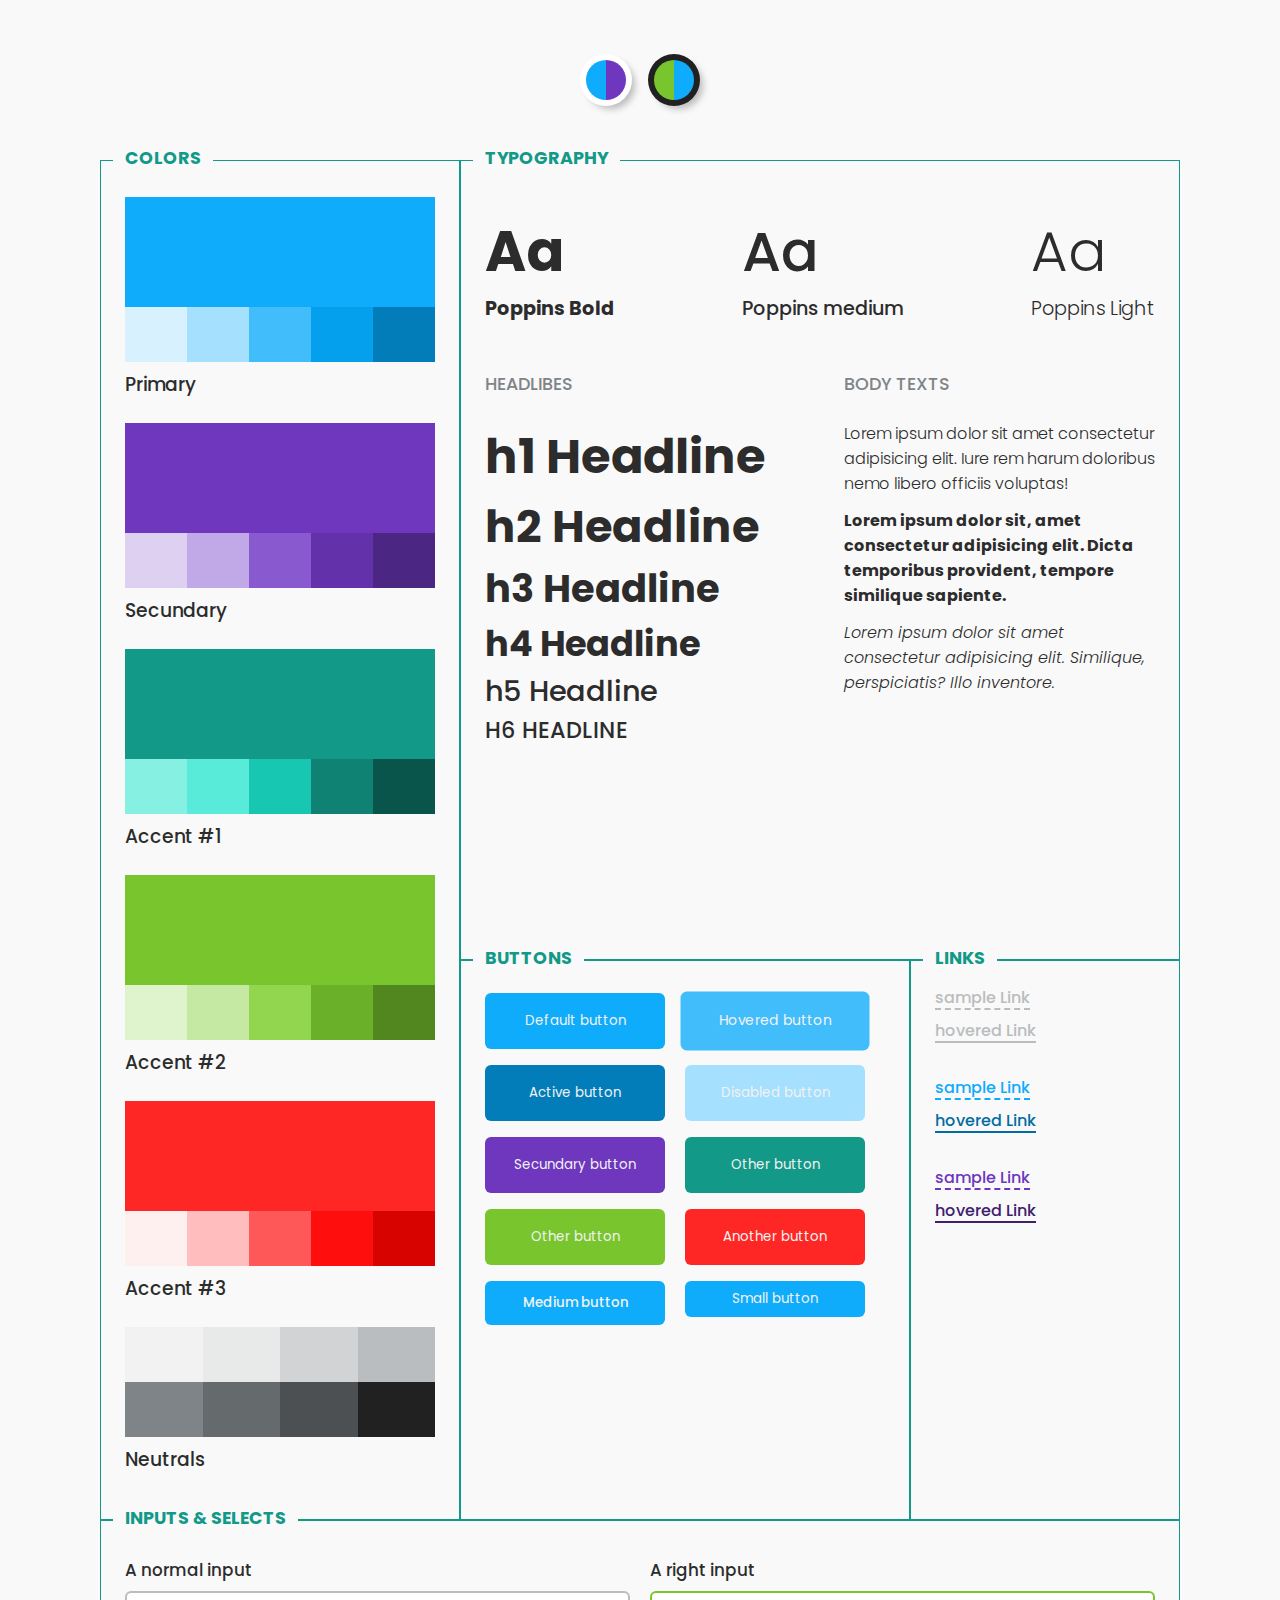
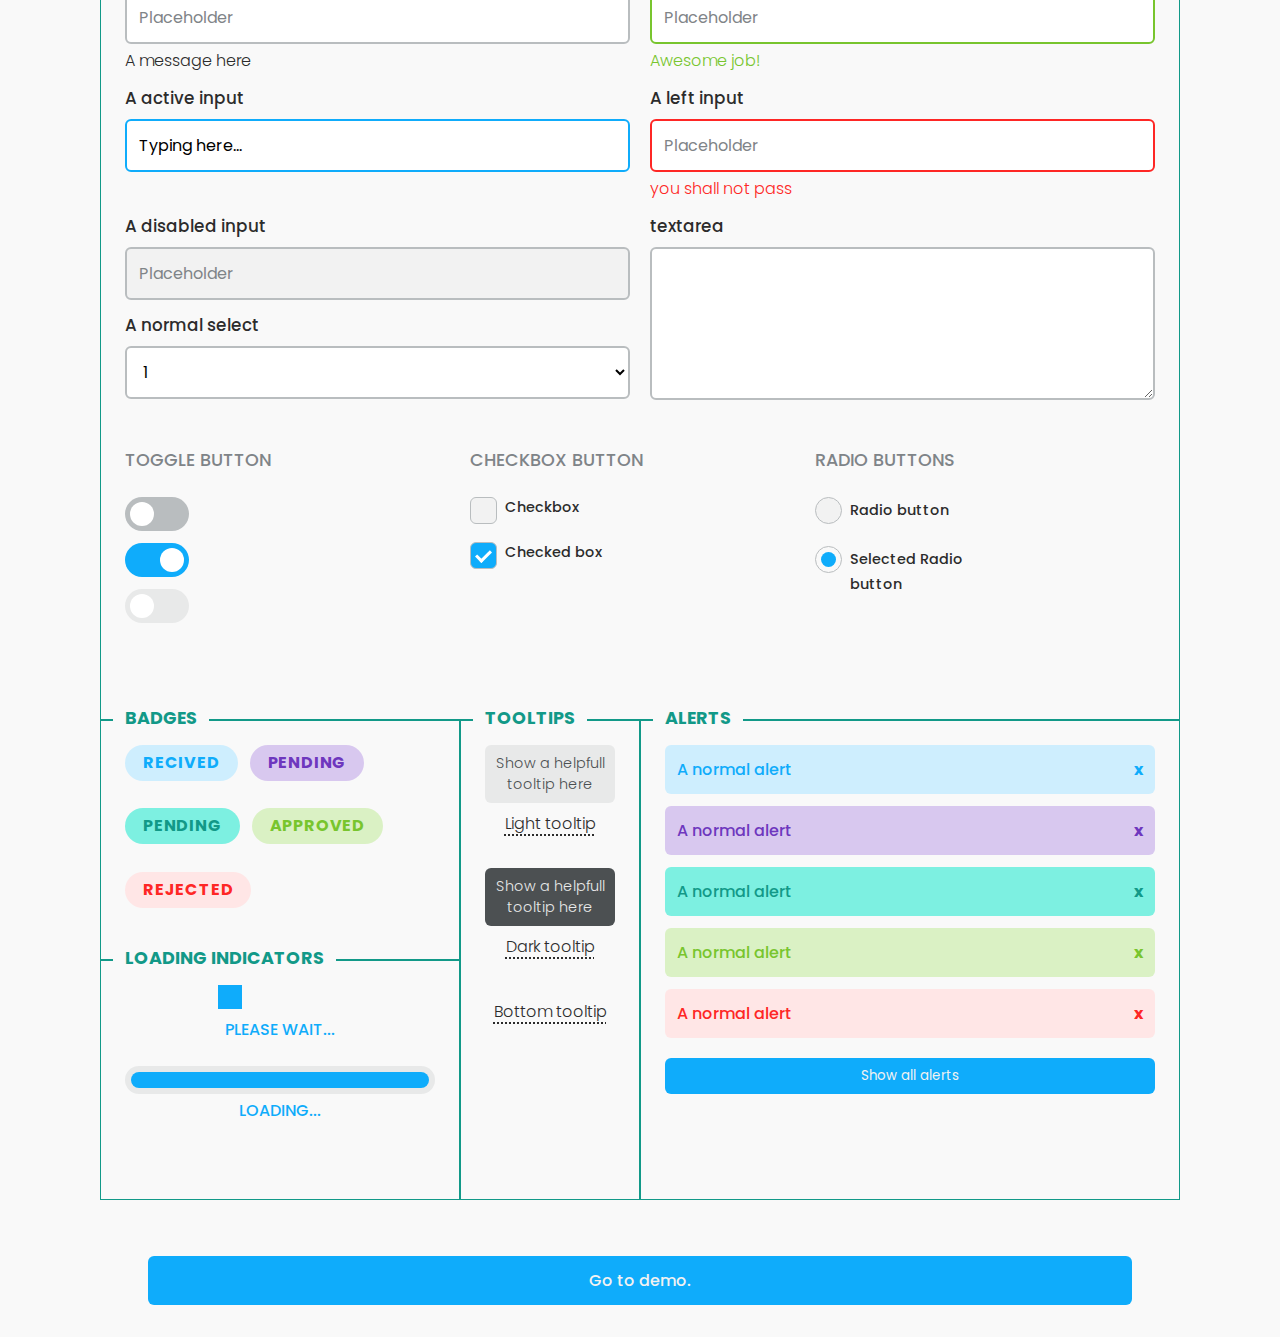
<file: index.html>
<!DOCTYPE html>
<html lang="en">
<head>
    <meta charset="UTF-8">
    <meta http-equiv="X-UA-Compatible" content="IE=edge">
    <meta name="viewport" content="width=device-width, initial-scale=1.0">
    <title>Style Guide | NRGGO </title>
    <link rel="stylesheet" href="./style.css">
</head>
    <body>
        <div class="app">
            <div class="grid">
                <div class="swicthers">
                    <button id='light-toggle' class='btn-toggle light'>
                        <div class="left"></div>
                        <div class="right"></div>
                    </button>

                    <button id='dark-toggle' class='btn-toggle dark'>
                        <div class="left"></div>
                        <div class="right"></div>
                    </button>
                </div>

                <div class="colors">
                    <h2 class="section--title">Colors</h2>
                    <div class="color--group">
                        <div class="color--base bg-primary"></div>
                        <div class="color--variants">
                            <div class="variant bg-primary-lightest"></div>
                            <div class="variant bg-primary-lighter"></div>
                            <div class="variant bg-primary-light"></div>
                            <div class="variant bg-primary-dark"></div>
                            <div class="variant bg-primary-darker"></div>
                        </div>
                        <h3 class="color--title">
                            Primary
                        </h3>
                    </div>
                    <div class="color--group">
                        <div class="color--base bg-secundary"></div>
                        <div class="color--variants ">
                            <div class="variant bg-secundary-lightest"></div>
                            <div class="variant bg-secundary-lighter"></div>
                            <div class="variant bg-secundary-light"></div>
                            <div class="variant bg-secundary-dark"></div>
                            <div class="variant bg-secundary-darker"></div>
                        </div>
                        <h3 class="color--title">
                            Secundary
                        </h3>
                    </div>
                    <div class="color--group">
                        <div class="color--base bg-accent1"></div>
                        <div class="color--variants ">
                            <div class="variant bg-accent1-lightest"></div>
                            <div class="variant bg-accent1-lighter"></div>
                            <div class="variant bg-accent1-light"></div>
                            <div class="variant bg-accent1-dark"></div>
                            <div class="variant bg-accent1-darker"></div>
                        </div>
                        <h3 class="color--title">
                            Accent #1
                        </h3>
                    </div>
                    <div class="color--group">
                        <div class="color--base bg-accent2"></div>
                        <div class="color--variants ">
                            <div class="variant bg-accent2-lightest"></div>
                            <div class="variant bg-accent2-lighter"></div>
                            <div class="variant bg-accent2-light"></div>
                            <div class="variant bg-accent2-dark"></div>
                            <div class="variant bg-accent2-darker"></div>
                        </div>
                        <h3 class="color--title">
                            Accent #2
                        </h3>
                    </div>
                    <div class="color--group">
                        <div class="color--base bg-accent3"></div>
                        <div class="color--variants ">
                            <div class="variant bg-accent3-lightest"></div>
                            <div class="variant bg-accent3-lighter"></div>
                            <div class="variant bg-accent3-light"></div>
                            <div class="variant bg-accent3-dark"></div>
                            <div class="variant bg-accent3-darker"></div>
                        </div>
                        <h3 class="color--title">
                            Accent #3
                        </h3>
                    </div>

                    <div class="color--group neutrals">
                        <div class="color--variants">
                            <div class="variant bg-gray-1"></div>
                            <div class="variant bg-gray-2"></div>
                            <div class="variant bg-gray-3"></div>
                            <div class="variant bg-gray-4"></div>
                        </div>
                        <div class="color--variants">
                            <div class="variant bg-gray-5"></div>
                            <div class="variant bg-gray-6"></div>
                            <div class="variant bg-gray-7"></div>
                            <div class="variant bg-gray-8"></div>
                        </div>
                        <h3 class="color--title">
                            Neutrals
                        </h3>
                    </div>
                </div>

                <div class="typography">
                    <h2 class="section--title">Typography</h2>
                    <div class="typography--variants ">
                        <div class="weight">
                            <span class="weight--example bold">
                                Aa
                            </span>
                            <h5 class="weight--name bold">
                                Poppins Bold
                            </h5>
                        </div>
                        <div class="weight">
                            <span class="weight--example medium">
                                Aa
                            </span>
                            <h5 class="weight--name medium">
                                Poppins medium
                            </h5>
                        </div>
                        <div class="weight">
                            <span class="weight--example light">
                                Aa
                            </span>
                            <h5 class="weight--name light">
                                Poppins Light
                            </h5>
                        </div>
                    </div>
                    <div class="typographyUses">
                        <div class="headlines">
                            <h3 class="section--subtitle">
                                Headlibes
                            </h3>
                            <h1 class="title-h1">h1 Headline</h1>
                            <h2 class="title-h2">h2 Headline</h2>
                            <h3 class="title-h3">h3 Headline</h3>
                            <h4 class="title-h4">h4 Headline</h4>
                            <h5 class="title-h5">h5 Headline</h5>
                            <h6 class="title-h6">h6 Headline</h6>
                        </div>
                        <div class="texts">
                            <h3 class="section--subtitle">
                                body texts
                            </h3>
                            <p class="text">
                                Lorem ipsum dolor sit amet consectetur adipisicing elit. Iure rem harum doloribus nemo libero officiis voluptas!
                            </p>
                            <p class="text bold">
                                Lorem ipsum dolor sit, amet consectetur adipisicing elit. Dicta temporibus provident, tempore similique sapiente.
                            </p>
                            <p class="text italic">
                                Lorem ipsum dolor sit amet consectetur adipisicing elit. Similique, perspiciatis? Illo inventore.
                            </p>
                        </div>
                    </div>
                </div>

                <div class="buttons">
                    <h2 class="section--title">Buttons</h2>
                    <div class="button--group">
                        <button class="button-primary">Default button</button>
                        <button class="button-primary active">Active button</button>
                        <button class="button-secundary ">Secundary button</button>
                        <button class="button-accent2">Other button</button>
                        <button class="button-primary medium">Medium button</button>
                    </div>
                    <div class="button--group">
                        <button class="button-primary hovered">Hovered button</button>
                        <button class="button-primary disabled">Disabled button</button>
                        <button class="button-accent1">Other button</button>
                        <button class="button-accent3">Another button</button>
                        <button class="button-primary small">Small button</button>
                    </div>
                </div>

                <div class="links">
                    <h2 class="section--title">links</h2>
                    <div class="link-group">
                        <a class="link" href="">sample Link</a>
                        <a class="link hovered" href="">hovered Link</a>
                    </div>
                    <div class="link-group">
                        <a class="link-primary" href="">sample Link</a>
                        <a class="link-primary hovered" href="">hovered Link</a>
                    </div>
                    <div class="link-group">
                        <a class="link-secundary" href="">sample Link</a>
                        <a class="link-secundary hovered" href="">hovered Link</a>
                    </div>
                </div>

                <div class="inputs">
                    <h2 class="section--title">inputs & selects</h2>
                    <div class="inputs--simples">
                        <div class="input--group">
                            <label for="" class="input--label">
                                A normal input
                            </label>
                            <input type="text" class="input" placeholder='Placeholder'>
                            <span class="input--message">
                                A message here
                            </span>
                        </div>
                        <div class="input--group">
                            <label for="" class="input--label">
                                A right input
                            </label>
                            <input type="text" class="input success"  placeholder='Placeholder'>
                            <span class="input--message success">
                                Awesome job!
                            </span>
                        </div>
                        <div class="input--group">
                            <label for="" class="input--label">
                                A active input
                            </label>
                            <input type="text" class="input active" value="Typing here...">
                        </div>
                        <div class="input--group">
                            <label for="" class="input--label">
                                A left input
                            </label>
                            <input type="text" class="input error" placeholder='Placeholder'>
                            <span class="input--message error">
                                you shall not pass
                            </span>
                        </div>
                        <div class="input--group">
                            <div class="input--group">
                                <label for="" class="input--label">
                                    A disabled input
                                </label>
                                <input type="text" class="input disabled" placeholder='Placeholder' disabled>
                            </div>
                            <div class="input--group">
                                <label for="" class="input--label">
                                    A normal select
                                </label>
                                <select name="" id="" class="select">
                                    <option>1</option>
                                    <option>2</option>
                                </select>
                            </div>
                        </div>
                        <div class="input--group">
                            <label for="" class="input--label">
                                textarea
                            </label>
                            <textarea name="" id="" class="input" cols="10" rows="5"></textarea>
                        </div>
                    </div>
                    <div class="inputs--toggle">
                        <div class="toggle--group">
                            <h3 class="section--subtitle">
                                toggle button
                            </h3>
                            <div class="input--group">
                                <div class="toggle--swicth">
                                    <input type="checkbox" id="switch" />
                                    <label for="switch">Toggle</label>
                                </div>
                            </div>
                            <div class="input--group">
                                <div class="toggle--swicth">
                                    <input type="checkbox" id="switch2"  checked/>
                                    <label for="switch2">Toggle</label>
                                </div>
                            </div>
                            <div class="input--group">
                                <div class="toggle--swicth">
                                    <input type="checkbox" id="switch3" disabled>
                                    <label class="disabled" for="switch3">Toggle</label>
                                </div>
                            </div>
                        </div>
                        <div class="toggle--group">
                            <h3 class="section--subtitle">
                                checkbox button
                            </h3>
                            <div class="input--group">
                                <label class="checkbox--container">
                                    <input type="checkbox" class="checkbox">
                                    <span class="checkmark"></span>
                                    <label class="checkbox--label" for="">Checkbox</label>
                                </label>
                            </div>
                            <div class="input--group">
                                <label class="checkbox--container">
                                    <input type="checkbox" class="checkbox" checked>
                                    <span class="checkmark"></span>
                                    <label class="checkbox--label" for="">Checked box</label>
                                </label>
                            </div>
                        </div>
                        <div class="toggle--group">
                            <h3 class="section--subtitle">
                                Radio buttons
                            </h3>
                            <div class="input--group">
                                <label class="radio--container">
                                    <input type="radio" class="radio" name='radio'>
                                    <span class="radio--Check"></span>
                                    <label class="radio--label" for="">Radio button</label>
                                </label>
                            </div>
                            <div class="input--group">
                                <label class="radio--container">
                                    <input type="radio" class="radio" name='radio' checked>
                                    <span class="radio--Check"></span>
                                    <label class="radio--label" for="">Selected Radio button</label>
                                </label>
                            </div>
                        </div>
                    </div>
                </div>

                <div class="badges">
                    <h2 class="section--title">Badges</h2>
                    <span class="badge-primary">Recived</span>
                    <span class="badge-secundary">pending</span>
                    <span class="badge-accent1">pending</span>
                    <span class="badge-accent2">approved</span>
                    <span class="badge-accent3">rejected</span>
                </div>

                <div class="tooltips">
                    <h2 class="section--title">Tooltips</h2>
                    <div class="tooltip-light show">
                        <div class="tooltip--mesage">
                            Show a helpfull tooltip here
                        </div>
                        <div class="tooltip--trigger">
                            Light tooltip
                        </div>
                    </div>
                    <div class="tooltip-dark show">
                        <div class="tooltip--mesage">
                            Show a helpfull tooltip here
                        </div>
                        <div class="tooltip--trigger">
                            Dark tooltip
                        </div>
                    </div>
                    <div class="tooltip-light down">
                        <div class="tooltip--trigger">
                            Bottom tooltip
                        </div>
                        <div class="tooltip--mesage">
                            Show a helpfull tooltip here
                        </div>
                    </div>
                </div>

                <div class="loaders">
                    <h2 class="section--title">Loading Indicators</h2>
                    <div class="loader">
                        <div class="loader--sideToSide">
                            <div class="loading"></div>                       
                        </div> 
                        <div class="loader--message">
                            Please Wait...
                        </div>
                    </div>
                    <div class="loader">
                        <div class="progress">
                            <div class="progress--bar"></div>                       
                        </div> 
                        <div class="loader--message">
                            loading...
                        </div>
                    </div>
                </div>

                <div class="alerts">
                    <h2 class="section--title">Alerts</h2>
                    <div class="alert-primary" id="alert1">
                        <div class="alert--message">
                            A normal alert
                        </div>
                        <div class="alert--action">x</div>
                    </div>
                    <div class="alert-secundary">
                        <div class="alert--message">
                            A normal alert
                        </div>
                        <div class="alert--action">x</div>
                    </div>
                    <div class="alert-accent1">
                        <div class="alert--message">
                            A normal alert
                        </div>
                        <div class="alert--action">x</div>
                    </div>
                    <div class="alert-accent2">
                        <div class="alert--message">
                            A normal alert
                        </div>
                        <div class="alert--action">x</div>
                    </div>
                    <div class="alert-accent3">
                        <div class="alert--message">
                            A normal alert
                        </div>
                        <div class="alert--action">x</div>
                    </div>
                    <button id='showAlert' class="button-primary small full">Show all alerts</button>
                    
                </div>
            </div>
            <div class='demoButton--container'>
                <a href='./demo.html' class="button-primary medium">Go to demo.</a>
            </div>
        </div>
        
        <script src="./index.js"></script>
    </body>
</html>
</file>
<file: style.css>
@import url("https://fonts.googleapis.com/css2?family=Poppins:wght@300;500;700&display=swap");
@import url("https://fonts.googleapis.com/css2?family=Poppins:wght@300;500;700&display=swap");
@import url("https://fonts.googleapis.com/css2?family=Poppins:wght@300;500;700&display=swap");
@import url("https://fonts.googleapis.com/css2?family=Poppins:wght@300;500;700&display=swap");
@import url("https://fonts.googleapis.com/css2?family=Poppins:wght@300;500;700&display=swap");
@import url("https://fonts.googleapis.com/css2?family=Poppins:wght@300;500;700&display=swap");
@import url("https://fonts.googleapis.com/css2?family=Poppins:wght@300;500;700&display=swap");
@import url("https://fonts.googleapis.com/css2?family=Poppins:wght@300;500;700&display=swap");
@import url("https://fonts.googleapis.com/css2?family=Poppins:wght@300;500;700&display=swap");
@import url("https://fonts.googleapis.com/css2?family=Poppins:wght@300;500;700&display=swap");
@import url("https://fonts.googleapis.com/css2?family=Poppins:wght@300;500;700&display=swap");
@import url("https://fonts.googleapis.com/css2?family=Poppins:wght@300;500;700&display=swap");
@import url("https://fonts.googleapis.com/css2?family=Poppins:wght@300;500;700&display=swap");
.bold {
  font-weight: 700 !important;
}

.medium {
  font-weight: 500 !important;
}

.light {
  font-weight: 300 !important;
}

.italic {
  font-style: italic;
}

.title, .title-h4, .title-h3, .title-h2, .title-h1 {
  font-weight: 700;
}
.title-h1 {
  font-size: 3em;
}
.title-h2 {
  font-size: 2.8em;
}
.title-h3 {
  font-size: 2.4em;
}
.title-h4 {
  font-size: 2.2em;
}
.title-h5 {
  font-weight: 500;
  font-size: 1.8em;
}
.title-h6 {
  text-transform: uppercase;
  font-weight: 500;
  font-size: 1.4em;
}

.text {
  font-size: 1em;
  margin-bottom: 12px;
}
.text.small {
  font-size: 0.9em;
}

.bold {
  font-weight: 700 !important;
}

.medium {
  font-weight: 500 !important;
}

.light {
  font-weight: 300 !important;
}

.italic {
  font-style: italic;
}

.title, .title-h1, .title-h2, .title-h3, .title-h4 {
  font-weight: 700;
}
.title-h1 {
  font-size: 3em;
}
.title-h2 {
  font-size: 2.8em;
}
.title-h3 {
  font-size: 2.4em;
}
.title-h4 {
  font-size: 2.2em;
}
.title-h5 {
  font-weight: 500;
  font-size: 1.8em;
}
.title-h6 {
  text-transform: uppercase;
  font-weight: 500;
  font-size: 1.4em;
}

.text {
  font-size: 1em;
  margin-bottom: 12px;
}
.text.small {
  font-size: 0.9em;
}

.bold {
  font-weight: 700 !important;
}

.medium {
  font-weight: 500 !important;
}

.light {
  font-weight: 300 !important;
}

.italic {
  font-style: italic;
}

.title, .title-h1, .title-h2, .title-h3, .title-h4 {
  font-weight: 700;
}
.title-h1 {
  font-size: 3em;
}
.title-h2 {
  font-size: 2.8em;
}
.title-h3 {
  font-size: 2.4em;
}
.title-h4 {
  font-size: 2.2em;
}
.title-h5 {
  font-weight: 500;
  font-size: 1.8em;
}
.title-h6 {
  text-transform: uppercase;
  font-weight: 500;
  font-size: 1.4em;
}

.text {
  font-size: 1em;
  margin-bottom: 12px;
}
.text.small {
  font-size: 0.9em;
}

.light-theme .bg-gray-1 {
  background-color: #F2F2F2;
}
.dark-theme .bg-gray-1 {
  background-color: #F2F2F2;
}
.light-theme .bg-gray-2 {
  background-color: #E8E9E9;
}
.dark-theme .bg-gray-2 {
  background-color: #E8E9E9;
}
.light-theme .bg-gray-3 {
  background-color: #D1D3D4;
}
.dark-theme .bg-gray-3 {
  background-color: #D1D3D4;
}
.light-theme .bg-gray-4 {
  background-color: #B9BDBF;
}
.dark-theme .bg-gray-4 {
  background-color: #B9BDBF;
}
.light-theme .bg-gray-5 {
  background-color: #7F8488;
}
.dark-theme .bg-gray-5 {
  background-color: #7F8488;
}
.light-theme .bg-gray-6 {
  background-color: #656A6D;
}
.dark-theme .bg-gray-6 {
  background-color: #656A6D;
}
.light-theme .bg-gray-7 {
  background-color: #4C5052;
}
.dark-theme .bg-gray-7 {
  background-color: #4C5052;
}
.light-theme .bg-gray-8 {
  background-color: #212122;
}
.dark-theme .bg-gray-8 {
  background-color: #212122;
}

.light-theme .bg-primary {
  background-color: #0FACFB !important;
}
.dark-theme .bg-primary {
  background-color: #78C52E !important;
}
.light-theme .bg-primary-lightest {
  background: #d8f1fe !important;
}
.dark-theme .bg-primary-lightest {
  background: #dff3cc !important;
}
.light-theme .bg-primary-lighter {
  background: #a5e0fe !important;
}
.dark-theme .bg-primary-lighter {
  background: #c5e9a3 !important;
}
.light-theme .bg-primary-light {
  background: #41bdfc !important;
}
.dark-theme .bg-primary-light {
  background: #92d650 !important;
}
.light-theme .bg-primary-dark {
  background: #049fed !important;
}
.dark-theme .bg-primary-dark {
  background: #6bb029 !important;
}
.light-theme .bg-primary-darker {
  background: #037dba !important;
}
.dark-theme .bg-primary-darker {
  background: #528720 !important;
}

.light-theme .bg-secundary {
  background-color: #6E37BE !important;
}
.dark-theme .bg-secundary {
  background-color: #0FACFB !important;
}
.light-theme .bg-secundary-lightest {
  background: #ddd0f1 !important;
}
.dark-theme .bg-secundary-lightest {
  background: #d8f1fe !important;
}
.light-theme .bg-secundary-lighter {
  background: #c1a8e6 !important;
}
.dark-theme .bg-secundary-lighter {
  background: #a5e0fe !important;
}
.light-theme .bg-secundary-light {
  background: #8959cf !important;
}
.dark-theme .bg-secundary-light {
  background: #41bdfc !important;
}
.light-theme .bg-secundary-dark {
  background: #6331aa !important;
}
.dark-theme .bg-secundary-dark {
  background: #049fed !important;
}
.light-theme .bg-secundary-darker {
  background: #4c2683 !important;
}
.dark-theme .bg-secundary-darker {
  background: #037dba !important;
}

.light-theme .bg-accent1 {
  background-color: #129988 !important;
}
.dark-theme .bg-accent1 {
  background-color: #129988 !important;
}
.light-theme .bg-accent1-lightest {
  background: #86f1e3 !important;
}
.dark-theme .bg-accent1-lightest {
  background: #86f1e3 !important;
}
.light-theme .bg-accent1-lighter {
  background: #59ebd9 !important;
}
.dark-theme .bg-accent1-lighter {
  background: #59ebd9 !important;
}
.light-theme .bg-accent1-light {
  background: #17c7b1 !important;
}
.dark-theme .bg-accent1-light {
  background: #17c7b1 !important;
}
.light-theme .bg-accent1-dark {
  background: #0f8274 !important;
}
.dark-theme .bg-accent1-dark {
  background: #0f8274 !important;
}
.light-theme .bg-accent1-darker {
  background: #0a554b !important;
}
.dark-theme .bg-accent1-darker {
  background: #0a554b !important;
}

.light-theme .bg-accent2 {
  background-color: #78C52E !important;
}
.dark-theme .bg-accent2 {
  background-color: #6E37BE !important;
}
.light-theme .bg-accent2-lightest {
  background: #dff3cc !important;
}
.dark-theme .bg-accent2-lightest {
  background: #ddd0f1 !important;
}
.light-theme .bg-accent2-lighter {
  background: #c5e9a3 !important;
}
.dark-theme .bg-accent2-lighter {
  background: #c1a8e6 !important;
}
.light-theme .bg-accent2-light {
  background: #92d650 !important;
}
.dark-theme .bg-accent2-light {
  background: #8959cf !important;
}
.light-theme .bg-accent2-dark {
  background: #6bb029 !important;
}
.dark-theme .bg-accent2-dark {
  background: #6331aa !important;
}
.light-theme .bg-accent2-darker {
  background: #528720 !important;
}
.dark-theme .bg-accent2-darker {
  background: #4c2683 !important;
}

.light-theme .bg-accent3 {
  background-color: #FE2725 !important;
}
.dark-theme .bg-accent3 {
  background-color: #FE2725 !important;
}
.light-theme .bg-accent3-lightest {
  background: #fff0f0 !important;
}
.dark-theme .bg-accent3-lightest {
  background: #fff0f0 !important;
}
.light-theme .bg-accent3-lighter {
  background: #ffbebd !important;
}
.dark-theme .bg-accent3-lighter {
  background: #ffbebd !important;
}
.light-theme .bg-accent3-light {
  background: #fe5958 !important;
}
.dark-theme .bg-accent3-light {
  background: #fe5958 !important;
}
.light-theme .bg-accent3-dark {
  background: #fe0e0c !important;
}
.dark-theme .bg-accent3-dark {
  background: #fe0e0c !important;
}
.light-theme .bg-accent3-darker {
  background: #d60301 !important;
}
.dark-theme .bg-accent3-darker {
  background: #d60301 !important;
}

.bold {
  font-weight: 700 !important;
}

.medium {
  font-weight: 500 !important;
}

.light {
  font-weight: 300 !important;
}

.italic {
  font-style: italic;
}

.title, .title-h1, .title-h2, .title-h3, .title-h4 {
  font-weight: 700;
}
.title-h1 {
  font-size: 3em;
}
.title-h2 {
  font-size: 2.8em;
}
.title-h3 {
  font-size: 2.4em;
}
.title-h4 {
  font-size: 2.2em;
}
.title-h5 {
  font-weight: 500;
  font-size: 1.8em;
}
.title-h6 {
  text-transform: uppercase;
  font-weight: 500;
  font-size: 1.4em;
}

.text {
  font-size: 1em;
  margin-bottom: 12px;
}
.text.small {
  font-size: 0.9em;
}

a.button, a.button-accent3, a.button-accent2, a.button-accent1, a.button-secundary, a.button-primary {
  text-decoration: none;
}

.button, .button-accent3, .button-accent2, .button-accent1, .button-secundary, .button-primary {
  border: none;
  border-radius: 6px;
  padding: 18px;
  min-width: 90%;
  text-align: center;
  transition: 0.4s ease;
  cursor: pointer;
  margin: 8px 0;
}
.button.small, .small.button-accent3, .small.button-accent2, .small.button-accent1, .small.button-secundary, .small.button-primary {
  padding: 8px 4px;
  width: 60%;
}
.button.medium, .medium.button-accent3, .medium.button-accent2, .medium.button-accent1, .medium.button-secundary, .medium.button-primary {
  padding: 12px 6px;
  width: 70%;
}
.button.full, .full.button-accent3, .full.button-accent2, .full.button-accent1, .full.button-secundary, .full.button-primary {
  width: 100%;
}
.button.hovered, .hovered.button-accent3, .hovered.button-accent2, .hovered.button-accent1, .hovered.button-secundary, .hovered.button-primary {
  transform: scale(1.05);
}
.light-theme .button.hovered, .light-theme .hovered.button-accent3, .light-theme .hovered.button-accent2, .light-theme .hovered.button-accent1, .light-theme .hovered.button-secundary, .light-theme .hovered.button-primary {
  color: #F2F2F2;
  background-color: #41bdfc !important;
}
.dark-theme .button.hovered, .dark-theme .hovered.button-accent3, .dark-theme .hovered.button-accent2, .dark-theme .hovered.button-accent1, .dark-theme .hovered.button-secundary, .dark-theme .hovered.button-primary {
  color: #F2F2F2;
  background-color: #92d650 !important;
}
.button.disabled, .disabled.button-accent3, .disabled.button-accent2, .disabled.button-accent1, .disabled.button-secundary, .disabled.button-primary {
  cursor: no-drop;
}
.light-theme .button.disabled, .light-theme .disabled.button-accent3, .light-theme .disabled.button-accent2, .light-theme .disabled.button-accent1, .light-theme .disabled.button-secundary, .light-theme .disabled.button-primary {
  color: #F2F2F2;
  background-color: #a5e0fe !important;
}
.dark-theme .button.disabled, .dark-theme .disabled.button-accent3, .dark-theme .disabled.button-accent2, .dark-theme .disabled.button-accent1, .dark-theme .disabled.button-secundary, .dark-theme .disabled.button-primary {
  color: #F2F2F2;
  background-color: #c5e9a3 !important;
}
.button.disabled:hover, .disabled.button-accent3:hover, .disabled.button-accent2:hover, .disabled.button-accent1:hover, .disabled.button-secundary:hover, .disabled.button-primary:hover {
  transform: none !important;
}
.light-theme .button.active, .light-theme .active.button-accent3, .light-theme .active.button-accent2, .light-theme .active.button-accent1, .light-theme .active.button-secundary, .light-theme .active.button-primary {
  color: #F2F2F2;
  background-color: #037dba !important;
}
.dark-theme .button.active, .dark-theme .active.button-accent3, .dark-theme .active.button-accent2, .dark-theme .active.button-accent1, .dark-theme .active.button-secundary, .dark-theme .active.button-primary {
  color: #F2F2F2;
  background-color: #528720 !important;
}
.button.active:hover, .active.button-accent3:hover, .active.button-accent2:hover, .active.button-accent1:hover, .active.button-secundary:hover, .active.button-primary:hover {
  transform: none !important;
}
.light-theme .button.active:hover, .light-theme .active.button-accent3:hover, .light-theme .active.button-accent2:hover, .light-theme .active.button-accent1:hover, .light-theme .active.button-secundary:hover, .light-theme .active.button-primary:hover {
  color: #F2F2F2;
  background-color: #0FACFB !important;
}
.dark-theme .button.active:hover, .dark-theme .active.button-accent3:hover, .dark-theme .active.button-accent2:hover, .dark-theme .active.button-accent1:hover, .dark-theme .active.button-secundary:hover, .dark-theme .active.button-primary:hover {
  color: #F2F2F2;
  background-color: #78C52E !important;
}
.light-theme .button-primary {
  color: #F2F2F2;
  background-color: #0FACFB;
}
.dark-theme .button-primary {
  color: #F2F2F2;
  background-color: #78C52E;
}
.button-primary:hover {
  transform: scale(1.05);
}
.light-theme .button-primary:hover {
  color: #F2F2F2;
  background-color: #41bdfc;
}
.dark-theme .button-primary:hover {
  color: #F2F2F2;
  background-color: #92d650;
}
.light-theme .button-secundary {
  color: #F2F2F2;
  background-color: #6E37BE;
}
.dark-theme .button-secundary {
  color: #F2F2F2;
  background-color: #0FACFB;
}
.button-secundary:hover {
  transform: scale(1.05);
}
.light-theme .button-secundary:hover {
  color: #F2F2F2;
  background-color: #8959cf;
}
.dark-theme .button-secundary:hover {
  color: #F2F2F2;
  background-color: #41bdfc;
}
.light-theme .button-accent1 {
  color: #F2F2F2;
  background-color: #129988;
}
.dark-theme .button-accent1 {
  color: #F2F2F2;
  background-color: #129988;
}
.button-accent1:hover {
  transform: scale(1.05);
}
.light-theme .button-accent1:hover {
  color: #F2F2F2;
  background-color: #17c7b1;
}
.dark-theme .button-accent1:hover {
  color: #F2F2F2;
  background-color: #17c7b1;
}
.light-theme .button-accent2 {
  color: #F2F2F2;
  background-color: #78C52E;
}
.dark-theme .button-accent2 {
  color: #F2F2F2;
  background-color: #6E37BE;
}
.button-accent2:hover {
  transform: scale(1.05);
}
.light-theme .button-accent2:hover {
  color: #F2F2F2;
  background-color: #92d650;
}
.dark-theme .button-accent2:hover {
  color: #F2F2F2;
  background-color: #8959cf;
}
.light-theme .button-accent3 {
  color: #F2F2F2;
  background-color: #FE2725;
}
.dark-theme .button-accent3 {
  color: #F2F2F2;
  background-color: #FE2725;
}
.button-accent3:hover {
  transform: scale(1.05);
}
.light-theme .button-accent3:hover {
  color: #F2F2F2;
  background-color: #fe5958;
}
.dark-theme .button-accent3:hover {
  color: #F2F2F2;
  background-color: #fe5958;
}

.bold {
  font-weight: 700 !important;
}

.medium {
  font-weight: 500 !important;
}

.light {
  font-weight: 300 !important;
}

.italic {
  font-style: italic;
}

.title, .title-h1, .title-h2, .title-h3, .title-h4 {
  font-weight: 700;
}
.title-h1 {
  font-size: 3em;
}
.title-h2 {
  font-size: 2.8em;
}
.title-h3 {
  font-size: 2.4em;
}
.title-h4 {
  font-size: 2.2em;
}
.title-h5 {
  font-weight: 500;
  font-size: 1.8em;
}
.title-h6 {
  text-transform: uppercase;
  font-weight: 500;
  font-size: 1.4em;
}

.text {
  font-size: 1em;
  margin-bottom: 12px;
}
.text.small {
  font-size: 0.9em;
}

.bold {
  font-weight: 700 !important;
}

.medium {
  font-weight: 500 !important;
}

.light {
  font-weight: 300 !important;
}

.italic {
  font-style: italic;
}

.title, .title-h1, .title-h2, .title-h3, .title-h4 {
  font-weight: 700;
}
.title-h1 {
  font-size: 3em;
}
.title-h2 {
  font-size: 2.8em;
}
.title-h3 {
  font-size: 2.4em;
}
.title-h4 {
  font-size: 2.2em;
}
.title-h5 {
  font-weight: 500;
  font-size: 1.8em;
}
.title-h6 {
  text-transform: uppercase;
  font-weight: 500;
  font-size: 1.4em;
}

.text {
  font-size: 1em;
  margin-bottom: 12px;
}
.text.small {
  font-size: 0.9em;
}

.link, .link-secundary, .link-primary {
  font-weight: 500;
  text-decoration-style: dashed;
  text-underline-position: under;
  text-decoration-thickness: 2px;
  transition: 0.4s ease;
}
.link:hover, .link-secundary:hover, .link-primary:hover {
  text-decoration-style: solid;
}
.link:after, .link-secundary:after, .link-primary:after {
  transition: 300ms;
}
.light-theme .link, .light-theme .link-secundary, .light-theme .link-primary {
  color: #B9BDBF;
}
.dark-theme .link, .dark-theme .link-secundary, .dark-theme .link-primary {
  color: #B9BDBF;
}
.light-theme .link:hover, .light-theme .link-secundary:hover, .light-theme .link-primary:hover {
  color: #656A6D;
}
.dark-theme .link:hover, .dark-theme .link-secundary:hover, .dark-theme .link-primary:hover {
  color: #656A6D;
}
.link.hovered, .hovered.link-secundary, .hovered.link-primary {
  text-decoration-style: solid !important;
}
.light-theme .link-primary {
  color: #0FACFB;
}
.dark-theme .link-primary {
  color: #78C52E;
}
.light-theme .link-primary:hover {
  color: #036ca1;
}
.dark-theme .link-primary:hover {
  color: #46721b;
}
.light-theme .link-primary.hovered {
  color: #036ca1;
}
.dark-theme .link-primary.hovered {
  color: #46721b;
}
.light-theme .link-secundary {
  color: #6E37BE;
}
.dark-theme .link-secundary {
  color: #0FACFB;
}
.light-theme .link-secundary:hover {
  color: #40206f;
}
.dark-theme .link-secundary:hover {
  color: #036ca1;
}
.light-theme .link-secundary.hovered {
  color: #40206f;
}
.dark-theme .link-secundary.hovered {
  color: #036ca1;
}

.bold {
  font-weight: 700 !important;
}

.medium {
  font-weight: 500 !important;
}

.light {
  font-weight: 300 !important;
}

.italic {
  font-style: italic;
}

.title, .title-h1, .title-h2, .title-h3, .title-h4 {
  font-weight: 700;
}
.title-h1 {
  font-size: 3em;
}
.title-h2 {
  font-size: 2.8em;
}
.title-h3 {
  font-size: 2.4em;
}
.title-h4 {
  font-size: 2.2em;
}
.title-h5 {
  font-weight: 500;
  font-size: 1.8em;
}
.title-h6 {
  text-transform: uppercase;
  font-weight: 500;
  font-size: 1.4em;
}

.text {
  font-size: 1em;
  margin-bottom: 12px;
}
.text.small {
  font-size: 0.9em;
}

.bold {
  font-weight: 700 !important;
}

.medium {
  font-weight: 500 !important;
}

.light {
  font-weight: 300 !important;
}

.italic {
  font-style: italic;
}

.title, .title-h1, .title-h2, .title-h3, .title-h4 {
  font-weight: 700;
}
.title-h1 {
  font-size: 3em;
}
.title-h2 {
  font-size: 2.8em;
}
.title-h3 {
  font-size: 2.4em;
}
.title-h4 {
  font-size: 2.2em;
}
.title-h5 {
  font-weight: 500;
  font-size: 1.8em;
}
.title-h6 {
  text-transform: uppercase;
  font-weight: 500;
  font-size: 1.4em;
}

.text {
  font-size: 1em;
  margin-bottom: 12px;
}
.text.small {
  font-size: 0.9em;
}

.light-theme .bg-gray-1 {
  background-color: #F2F2F2;
}
.dark-theme .bg-gray-1 {
  background-color: #F2F2F2;
}
.light-theme .bg-gray-2 {
  background-color: #E8E9E9;
}
.dark-theme .bg-gray-2 {
  background-color: #E8E9E9;
}
.light-theme .bg-gray-3 {
  background-color: #D1D3D4;
}
.dark-theme .bg-gray-3 {
  background-color: #D1D3D4;
}
.light-theme .bg-gray-4 {
  background-color: #B9BDBF;
}
.dark-theme .bg-gray-4 {
  background-color: #B9BDBF;
}
.light-theme .bg-gray-5 {
  background-color: #7F8488;
}
.dark-theme .bg-gray-5 {
  background-color: #7F8488;
}
.light-theme .bg-gray-6 {
  background-color: #656A6D;
}
.dark-theme .bg-gray-6 {
  background-color: #656A6D;
}
.light-theme .bg-gray-7 {
  background-color: #4C5052;
}
.dark-theme .bg-gray-7 {
  background-color: #4C5052;
}
.light-theme .bg-gray-8 {
  background-color: #212122;
}
.dark-theme .bg-gray-8 {
  background-color: #212122;
}

.light-theme .bg-primary {
  background-color: #0FACFB !important;
}
.dark-theme .bg-primary {
  background-color: #78C52E !important;
}
.light-theme .bg-primary-lightest {
  background: #d8f1fe !important;
}
.dark-theme .bg-primary-lightest {
  background: #dff3cc !important;
}
.light-theme .bg-primary-lighter {
  background: #a5e0fe !important;
}
.dark-theme .bg-primary-lighter {
  background: #c5e9a3 !important;
}
.light-theme .bg-primary-light {
  background: #41bdfc !important;
}
.dark-theme .bg-primary-light {
  background: #92d650 !important;
}
.light-theme .bg-primary-dark {
  background: #049fed !important;
}
.dark-theme .bg-primary-dark {
  background: #6bb029 !important;
}
.light-theme .bg-primary-darker {
  background: #037dba !important;
}
.dark-theme .bg-primary-darker {
  background: #528720 !important;
}

.light-theme .bg-secundary {
  background-color: #6E37BE !important;
}
.dark-theme .bg-secundary {
  background-color: #0FACFB !important;
}
.light-theme .bg-secundary-lightest {
  background: #ddd0f1 !important;
}
.dark-theme .bg-secundary-lightest {
  background: #d8f1fe !important;
}
.light-theme .bg-secundary-lighter {
  background: #c1a8e6 !important;
}
.dark-theme .bg-secundary-lighter {
  background: #a5e0fe !important;
}
.light-theme .bg-secundary-light {
  background: #8959cf !important;
}
.dark-theme .bg-secundary-light {
  background: #41bdfc !important;
}
.light-theme .bg-secundary-dark {
  background: #6331aa !important;
}
.dark-theme .bg-secundary-dark {
  background: #049fed !important;
}
.light-theme .bg-secundary-darker {
  background: #4c2683 !important;
}
.dark-theme .bg-secundary-darker {
  background: #037dba !important;
}

.light-theme .bg-accent1 {
  background-color: #129988 !important;
}
.dark-theme .bg-accent1 {
  background-color: #129988 !important;
}
.light-theme .bg-accent1-lightest {
  background: #86f1e3 !important;
}
.dark-theme .bg-accent1-lightest {
  background: #86f1e3 !important;
}
.light-theme .bg-accent1-lighter {
  background: #59ebd9 !important;
}
.dark-theme .bg-accent1-lighter {
  background: #59ebd9 !important;
}
.light-theme .bg-accent1-light {
  background: #17c7b1 !important;
}
.dark-theme .bg-accent1-light {
  background: #17c7b1 !important;
}
.light-theme .bg-accent1-dark {
  background: #0f8274 !important;
}
.dark-theme .bg-accent1-dark {
  background: #0f8274 !important;
}
.light-theme .bg-accent1-darker {
  background: #0a554b !important;
}
.dark-theme .bg-accent1-darker {
  background: #0a554b !important;
}

.light-theme .bg-accent2 {
  background-color: #78C52E !important;
}
.dark-theme .bg-accent2 {
  background-color: #6E37BE !important;
}
.light-theme .bg-accent2-lightest {
  background: #dff3cc !important;
}
.dark-theme .bg-accent2-lightest {
  background: #ddd0f1 !important;
}
.light-theme .bg-accent2-lighter {
  background: #c5e9a3 !important;
}
.dark-theme .bg-accent2-lighter {
  background: #c1a8e6 !important;
}
.light-theme .bg-accent2-light {
  background: #92d650 !important;
}
.dark-theme .bg-accent2-light {
  background: #8959cf !important;
}
.light-theme .bg-accent2-dark {
  background: #6bb029 !important;
}
.dark-theme .bg-accent2-dark {
  background: #6331aa !important;
}
.light-theme .bg-accent2-darker {
  background: #528720 !important;
}
.dark-theme .bg-accent2-darker {
  background: #4c2683 !important;
}

.light-theme .bg-accent3 {
  background-color: #FE2725 !important;
}
.dark-theme .bg-accent3 {
  background-color: #FE2725 !important;
}
.light-theme .bg-accent3-lightest {
  background: #fff0f0 !important;
}
.dark-theme .bg-accent3-lightest {
  background: #fff0f0 !important;
}
.light-theme .bg-accent3-lighter {
  background: #ffbebd !important;
}
.dark-theme .bg-accent3-lighter {
  background: #ffbebd !important;
}
.light-theme .bg-accent3-light {
  background: #fe5958 !important;
}
.dark-theme .bg-accent3-light {
  background: #fe5958 !important;
}
.light-theme .bg-accent3-dark {
  background: #fe0e0c !important;
}
.dark-theme .bg-accent3-dark {
  background: #fe0e0c !important;
}
.light-theme .bg-accent3-darker {
  background: #d60301 !important;
}
.dark-theme .bg-accent3-darker {
  background: #d60301 !important;
}

.input--group {
  display: flex;
  flex-direction: column;
  margin-bottom: 12px;
}
.input--group .input, .input--group .select {
  padding: 12px;
  border-radius: 6px;
  font-size: 1em;
  outline: none !important;
}
.light-theme .input--group .input, .light-theme .input--group .select {
  border: 2px solid #B9BDBF;
  background-color: #FFFFFF;
}
.dark-theme .input--group .input, .dark-theme .input--group .select {
  border: 2px solid #4C5052;
  background-color: #212122;
}
.light-theme .input--group .input::placeholder, .light-theme .input--group .select::placeholder {
  color: #7F8488;
}
.dark-theme .input--group .input::placeholder, .dark-theme .input--group .select::placeholder {
  color: #7F8488;
}
.light-theme .input--group .input:focus, .light-theme .input--group .select:focus {
  border: 2px solid #0FACFB;
}
.dark-theme .input--group .input:focus, .dark-theme .input--group .select:focus {
  border: 2px solid #78C52E;
}
.light-theme .input--group .input:focus-visible, .light-theme .input--group .select:focus-visible {
  border: 2px solid #0FACFB;
}
.dark-theme .input--group .input:focus-visible, .dark-theme .input--group .select:focus-visible {
  border: 2px solid #78C52E;
}
.light-theme .input--group .input.success, .light-theme .input--group .success.select {
  border-color: #78C52E !important;
}
.dark-theme .input--group .input.success, .dark-theme .input--group .success.select {
  border-color: #78C52E !important;
}
.light-theme .input--group .input.error, .light-theme .input--group .error.select {
  border-color: #FE2725 !important;
}
.dark-theme .input--group .input.error, .dark-theme .input--group .error.select {
  border-color: #FE2725 !important;
}
.light-theme .input--group .input.active, .light-theme .input--group .active.select {
  border-color: #0FACFB !important;
}
.dark-theme .input--group .input.active, .dark-theme .input--group .active.select {
  border-color: #78C52E !important;
}
.light-theme .input--group .input.disabled, .light-theme .input--group .disabled.select {
  background-color: #F2F2F2 !important;
}
.dark-theme .input--group .input.disabled, .dark-theme .input--group .disabled.select {
  background-color: #F2F2F2 !important;
}
.input--group .input--label {
  font-size: 1.05em;
  font-weight: 500;
  margin-bottom: 8px;
}
.input--group .input--message {
  font-size: 1em;
  margin-top: 4px;
}
.light-theme .input--group .input--message {
  font-weight: 300;
}
.dark-theme .input--group .input--message {
  font-weight: 500;
}
.light-theme .input--group .input--message.success {
  color: #78C52E !important;
}
.dark-theme .input--group .input--message.success {
  color: #78C52E !important;
}
.light-theme .input--group .input--message.error {
  color: #FE2725 !important;
}
.dark-theme .input--group .input--message.error {
  color: #FE2725 !important;
}
.input--group .toggle--swicth {
  display: flex;
}
.input--group .toggle--swicth input[type=checkbox] {
  height: 0;
  width: 0;
  visibility: hidden;
}
.input--group .toggle--swicth label {
  cursor: pointer;
  text-indent: -9999px;
  width: 64px;
  height: 34px;
  display: block;
  border-radius: 100px;
  position: relative;
}
.light-theme .input--group .toggle--swicth label {
  background: #B9BDBF;
}
.dark-theme .input--group .toggle--swicth label {
  background: #B9BDBF;
}
.light-theme .input--group .toggle--swicth label.disabled {
  background: #E8E9E9;
}
.dark-theme .input--group .toggle--swicth label.disabled {
  background: #E8E9E9;
}
.input--group .toggle--swicth label:after {
  content: "";
  position: absolute;
  top: 5px;
  left: 5px;
  width: 24px;
  height: 24px;
  background: #fff;
  border-radius: 90px;
  transition: 0.4s;
}
.light-theme .input--group .toggle--swicth input:checked + label {
  background: #0FACFB;
}
.dark-theme .input--group .toggle--swicth input:checked + label {
  background: #78C52E;
}
.input--group .toggle--swicth input:checked + label:after {
  left: calc(100% - 5px);
  transform: translateX(-100%);
}
.input--group .checkbox--container {
  display: flex;
  align-items: center;
  position: relative;
  padding-left: 35px;
  margin-bottom: 12px;
  cursor: pointer;
  -webkit-user-select: none;
  -moz-user-select: none;
  -ms-user-select: none;
  user-select: none;
  transition: -4s ease;
  width: 100%;
}
.input--group .checkbox--container .checkbox--label {
  font-size: 0.9em;
  font-weight: 500;
}
.input--group .checkbox--container input {
  position: absolute;
  opacity: 0;
  cursor: pointer;
  height: 0;
  width: 0;
}
.input--group .checkbox--container .checkmark {
  position: absolute;
  top: 0;
  left: 0;
  height: 25px;
  width: 25px;
  border-radius: 6px;
  transition: -4s ease;
}
.light-theme .input--group .checkbox--container .checkmark {
  background: #F2F2F2;
  border: 1px solid #B9BDBF;
}
.dark-theme .input--group .checkbox--container .checkmark {
  background: #F2F2F2;
  border: 1px solid #B9BDBF;
}
.light-theme .input--group .checkbox--container:hover input ~ .checkmark {
  background: #E8E9E9;
}
.dark-theme .input--group .checkbox--container:hover input ~ .checkmark {
  background: #E8E9E9;
}
.light-theme .input--group .checkbox--container input:checked ~ .checkmark {
  background: #0FACFB;
}
.dark-theme .input--group .checkbox--container input:checked ~ .checkmark {
  background: #78C52E;
}
.input--group .checkmark:after {
  content: "";
  position: absolute;
  display: none;
}
.input--group .checkbox--container input:checked ~ .checkmark:after {
  display: block;
}
.input--group .checkbox--container .checkmark:after {
  left: 8px;
  top: 4px;
  width: 6px;
  height: 12px;
  border: solid white;
  border-width: 0 3px 3px 0;
  -webkit-transform: rotate(45deg);
  -ms-transform: rotate(45deg);
  transform: rotate(45deg);
}
.input--group .radio--container {
  display: block;
  position: relative;
  padding-left: 35px;
  margin-bottom: 12px;
  cursor: pointer;
  -webkit-user-select: none;
  -moz-user-select: none;
  -ms-user-select: none;
  user-select: none;
  width: 100%;
}
.input--group .radio--container .radio--label {
  font-size: 0.9em;
  font-weight: 500;
}
.input--group .radio--container input {
  position: absolute;
  opacity: 0;
  cursor: pointer;
  height: 0;
  width: 0;
}
.input--group .radio--container .radio--Check {
  position: absolute;
  top: 0;
  left: 0;
  height: 25px;
  width: 25px;
  border-radius: 50%;
  transition: -4s ease;
}
.light-theme .input--group .radio--container .radio--Check {
  background: #F2F2F2;
  border: 1px solid #B9BDBF;
}
.dark-theme .input--group .radio--container .radio--Check {
  background: #F2F2F2;
  border: 1px solid #B9BDBF;
}
.light-theme .input--group .radio--container:hover input ~ .radio--Check {
  background: #E8E9E9;
}
.dark-theme .input--group .radio--container:hover input ~ .radio--Check {
  background: #E8E9E9;
}
.input--group .radio--container input:checked ~ .radio--Check {
  background: transparent;
}
.input--group .radio--Check:after {
  content: "";
  position: absolute;
  display: none;
}
.input--group .radio--container input:checked ~ .radio--Check:after {
  display: block;
}
.input--group .radio--container .radio--Check:after {
  top: 5px;
  left: 5px;
  width: 15px;
  height: 15px;
  border-radius: 50%;
}
.light-theme .input--group .radio--container .radio--Check:after {
  background: #0FACFB;
}
.dark-theme .input--group .radio--container .radio--Check:after {
  background: #78C52E;
}

.bold {
  font-weight: 700 !important;
}

.medium {
  font-weight: 500 !important;
}

.light {
  font-weight: 300 !important;
}

.italic {
  font-style: italic;
}

.title, .title-h1, .title-h2, .title-h3, .title-h4 {
  font-weight: 700;
}
.title-h1 {
  font-size: 3em;
}
.title-h2 {
  font-size: 2.8em;
}
.title-h3 {
  font-size: 2.4em;
}
.title-h4 {
  font-size: 2.2em;
}
.title-h5 {
  font-weight: 500;
  font-size: 1.8em;
}
.title-h6 {
  text-transform: uppercase;
  font-weight: 500;
  font-size: 1.4em;
}

.text {
  font-size: 1em;
  margin-bottom: 12px;
}
.text.small {
  font-size: 0.9em;
}

.badge, .badge-accent3, .badge-accent2, .badge-accent1, .badge-secundary, .badge-primary {
  display: flex;
  height: 26px;
  padding: 5px 18px;
  border-radius: 30px;
  text-transform: uppercase;
  margin-right: 12px;
  font-weight: 700;
  letter-spacing: 0.8px;
}
.light-theme .badge-primary {
  color: #0FACFB;
  background: #ceeefe;
}
.dark-theme .badge-primary {
  color: #78C52E;
  background: #daf1c4;
}
.light-theme .badge-secundary {
  color: #6E37BE;
  background: #d8c8ef;
}
.dark-theme .badge-secundary {
  color: #0FACFB;
  background: #ceeefe;
}
.light-theme .badge-accent1 {
  color: #129988;
  background: #7df0e1;
}
.dark-theme .badge-accent1 {
  color: #129988;
  background: #7df0e1;
}
.light-theme .badge-accent2 {
  color: #78C52E;
  background: #daf1c4;
}
.dark-theme .badge-accent2 {
  color: #6E37BE;
  background: #d8c8ef;
}
.light-theme .badge-accent3 {
  color: #FE2725;
  background: #ffe6e6;
}
.dark-theme .badge-accent3 {
  color: #FE2725;
  background: #ffe6e6;
}

.bold {
  font-weight: 700 !important;
}

.medium {
  font-weight: 500 !important;
}

.light {
  font-weight: 300 !important;
}

.italic {
  font-style: italic;
}

.title, .title-h1, .title-h2, .title-h3, .title-h4 {
  font-weight: 700;
}
.title-h1 {
  font-size: 3em;
}
.title-h2 {
  font-size: 2.8em;
}
.title-h3 {
  font-size: 2.4em;
}
.title-h4 {
  font-size: 2.2em;
}
.title-h5 {
  font-weight: 500;
  font-size: 1.8em;
}
.title-h6 {
  text-transform: uppercase;
  font-weight: 500;
  font-size: 1.4em;
}

.text {
  font-size: 1em;
  margin-bottom: 12px;
}
.text.small {
  font-size: 0.9em;
}

.alert, .alert-accent3, .alert-accent2, .alert-accent1, .alert-secundary, .alert-primary {
  display: flex;
  justify-content: space-between;
  width: auto;
  padding: 12px;
  font-weight: 500;
  border-radius: 6px;
  margin-bottom: 12px;
  cursor: pointer;
}
.light-theme .alert-primary {
  color: #0FACFB;
  background: #ceeefe;
}
.dark-theme .alert-primary {
  color: #78C52E;
  background: #daf1c4;
}
.light-theme .alert-secundary {
  color: #6E37BE;
  background: #d8c8ef;
}
.dark-theme .alert-secundary {
  color: #0FACFB;
  background: #ceeefe;
}
.light-theme .alert-accent1 {
  color: #129988;
  background: #7df0e1;
}
.dark-theme .alert-accent1 {
  color: #129988;
  background: #7df0e1;
}
.light-theme .alert-accent2 {
  color: #78C52E;
  background: #daf1c4;
}
.dark-theme .alert-accent2 {
  color: #6E37BE;
  background: #d8c8ef;
}
.light-theme .alert-accent3 {
  color: #FE2725;
  background: #ffe6e6;
}
.dark-theme .alert-accent3 {
  color: #FE2725;
  background: #ffe6e6;
}
.alert .alert--action, .alert-primary .alert--action, .alert-secundary .alert--action, .alert-accent1 .alert--action, .alert-accent2 .alert--action, .alert-accent3 .alert--action {
  cursor: pointer;
  font-weight: 700;
}

.fadeOutRight {
  animation: fadeOutRight 1s forwards;
}

@keyframes fadeOutRight {
  from {
    opacity: 1;
  }
  to {
    opacity: 0;
    transform: translate3d(100%, 0, 0);
  }
}
.bold {
  font-weight: 700 !important;
}

.medium {
  font-weight: 500 !important;
}

.light {
  font-weight: 300 !important;
}

.italic {
  font-style: italic;
}

.title, .title-h1, .title-h2, .title-h3, .title-h4 {
  font-weight: 700;
}
.title-h1 {
  font-size: 3em;
}
.title-h2 {
  font-size: 2.8em;
}
.title-h3 {
  font-size: 2.4em;
}
.title-h4 {
  font-size: 2.2em;
}
.title-h5 {
  font-weight: 500;
  font-size: 1.8em;
}
.title-h6 {
  text-transform: uppercase;
  font-weight: 500;
  font-size: 1.4em;
}

.text {
  font-size: 1em;
  margin-bottom: 12px;
}
.text.small {
  font-size: 0.9em;
}

.tooltip, .tooltip-light, .tooltip-dark {
  margin-bottom: 24px;
}
.tooltip.show .tooltip--mesage, .show.tooltip-light .tooltip--mesage, .show.tooltip-dark .tooltip--mesage {
  opacity: 1 !important;
  width: auto !important;
  height: auto !important;
}
.tooltip .tooltip--mesage, .tooltip-light .tooltip--mesage, .tooltip-dark .tooltip--mesage {
  opacity: 0;
  width: auto;
  height: auto;
  font-size: 0.9em;
  border-radius: 6px;
  padding: 8px;
}
.light-theme .tooltip-dark .tooltip--mesage {
  color: #E8E9E9;
  background: #4C5052;
}
.dark-theme .tooltip-dark .tooltip--mesage {
  color: #E8E9E9;
  background: #4C5052;
}
.light-theme .tooltip-light .tooltip--mesage {
  color: #4C5052;
  background: #E8E9E9;
}
.dark-theme .tooltip-light .tooltip--mesage {
  color: #4C5052;
  background: #E8E9E9;
}
.tooltip .tooltip--trigger, .tooltip-dark .tooltip--trigger, .tooltip-light .tooltip--trigger {
  cursor: pointer;
  text-decoration: underline;
  text-decoration-style: dotted;
  text-underline-position: under;
  text-decoration-thickness: 2px;
  transition: 0.4s ease;
  padding: 8px;
}
.tooltip .tooltip--trigger:hover, .tooltip-dark .tooltip--trigger:hover, .tooltip-light .tooltip--trigger:hover {
  text-decoration-style: solid;
}
.tooltip.down .tooltip--trigger:hover + .tooltip--mesage, .down.tooltip-dark .tooltip--trigger:hover + .tooltip--mesage, .down.tooltip-light .tooltip--trigger:hover + .tooltip--mesage {
  animation: fadeInUp 0.4s forwards;
}
.tooltip.up .tooltip--trigger:hover + .tooltip--mesage, .up.tooltip-dark .tooltip--trigger:hover + .tooltip--mesage, .up.tooltip-light .tooltip--trigger:hover + .tooltip--mesage {
  animation: fadeInUp 0.4s forwards;
}

@keyframes fadeInDown {
  from {
    opacity: 0;
    transform: translate3d(0, -100%, 0);
  }
  to {
    opacity: 1;
    transform: translate3d(0, 0, 0);
  }
}
@keyframes fadeInUp {
  from {
    opacity: 0;
    transform: translate3d(0, 100%, 0);
  }
  to {
    opacity: 1;
    transform: translate3d(0, 0, 0);
  }
}
.bold {
  font-weight: 700 !important;
}

.medium {
  font-weight: 500 !important;
}

.light {
  font-weight: 300 !important;
}

.italic {
  font-style: italic;
}

.title, .title-h1, .title-h2, .title-h3, .title-h4 {
  font-weight: 700;
}
.title-h1 {
  font-size: 3em;
}
.title-h2 {
  font-size: 2.8em;
}
.title-h3 {
  font-size: 2.4em;
}
.title-h4 {
  font-size: 2.2em;
}
.title-h5 {
  font-weight: 500;
  font-size: 1.8em;
}
.title-h6 {
  text-transform: uppercase;
  font-weight: 500;
  font-size: 1.4em;
}

.text {
  font-size: 1em;
  margin-bottom: 12px;
}
.text.small {
  font-size: 0.9em;
}

.loader {
  text-align: center;
  font-weight: 500;
  text-transform: uppercase;
  margin-bottom: 24px;
}
.loader .progress {
  padding: 6px;
  border-radius: 25px;
}
.light-theme .loader .progress {
  background: #E8E9E9;
}
.dark-theme .loader .progress {
  background: #E8E9E9;
}
.loader .progress .progress--bar {
  height: 16px;
  border-radius: 25px;
  transition: 0.4s linear;
  transition-property: width, background-color;
  width: 100%;
  animation: progressAnimation 6s infinite;
}
.light-theme .loader .progress .progress--bar {
  background: #0FACFB;
}
.dark-theme .loader .progress .progress--bar {
  background: #78C52E;
}
.loader .loader--message {
  margin-top: 4px;
}
.light-theme .loader .loader--message {
  color: #0FACFB;
}
.dark-theme .loader .loader--message {
  color: #78C52E;
}
.loader .loader--sideToSide {
  position: relative;
  min-height: 28px;
  width: 40%;
  margin: 0 auto;
}
.loader .loader--sideToSide .loading {
  position: absolute;
  width: 24px;
  height: 24px;
  animation: rigthToLeft 1.2s infinite;
}
.light-theme .loader .loader--sideToSide .loading {
  background: #0FACFB;
}
.dark-theme .loader .loader--sideToSide .loading {
  background: #78C52E;
}

@keyframes progressAnimation {
  from {
    width: 0;
  }
  to {
    width: 100%;
  }
}
@keyframes rigthToLeft {
  0% {
    left: 0;
  }
  50% {
    left: 80%;
  }
  100% {
    left: 0;
  }
}
.fadeInUp {
  animation-delay: 0.6s;
  animation: fadeInUp 1s forwards;
}

@keyframes fadeInUp {
  from {
    opacity: 0;
    transform: translate3d(0, 100%, 0);
  }
  to {
    opacity: 1;
    transform: translate3d(0, 0, 0);
  }
}
*, body {
  margin: 0;
  padding: 0;
}
.light-theme *, .light-theme body {
  font-family: "Poppins", sans-serif;
}
.dark-theme *, .dark-theme body {
  font-family: "Poppins", sans-serif;
}

.light-theme .app {
  font-weight: 300;
  color: #2c2c2c;
  background-color: #F9F9F9;
}
.dark-theme .app {
  font-weight: 500;
  color: #F9F9F9;
  background-color: #2c2c2c;
}
.app .grid, .app .demo {
  display: grid;
  grid-template-columns: repeat(12, 1fr);
  grid-auto-rows: 80px;
  padding-bottom: 48px;
  margin: 0 auto;
  max-width: 1080px;
  min-height: 100vh;
}
@media screen and (max-width: 414px) {
  .app .grid, .app .demo {
    overflow: hidden;
  }
}
.app .grid .btn-toggle, .app .demo .btn-toggle {
  cursor: pointer;
  display: flex;
  border-radius: 30px;
  margin: 0 8px;
  padding: 6px;
  border: none;
  -webkit-box-shadow: 5px 5px 7px -2px rgba(0, 0, 0, 0.25);
  box-shadow: 5px 5px 7px -2px rgba(0, 0, 0, 0.25);
  transition: ease 0.4s;
}
.app .grid .btn-toggle:hover, .app .demo .btn-toggle:hover {
  transform: scale(1.1);
}
.light-theme .app .grid .btn-toggle.dark, .light-theme .app .demo .btn-toggle.dark {
  background: #212122;
}
.dark-theme .app .grid .btn-toggle.dark, .dark-theme .app .demo .btn-toggle.dark {
  background: #212122;
}
.app .grid .btn-toggle.dark .left, .app .demo .btn-toggle.dark .left {
  width: 20px;
  height: 40px;
  border-radius: 20px 0 0 20px;
  background: #78C52E;
}
.app .grid .btn-toggle.dark .right, .app .demo .btn-toggle.dark .right {
  width: 20px;
  height: 40px;
  border-radius: 0 20px 20px 0;
  background: #0FACFB;
}
.light-theme .app .grid .btn-toggle.light, .light-theme .app .demo .btn-toggle.light {
  background: #FFFFFF;
}
.dark-theme .app .grid .btn-toggle.light, .dark-theme .app .demo .btn-toggle.light {
  background: #FFFFFF;
}
.app .grid .btn-toggle.light .left, .app .demo .btn-toggle.light .left {
  width: 20px;
  height: 40px;
  border-radius: 20px 0 0 20px;
  background: #0FACFB;
}
.app .grid .btn-toggle.light .right, .app .demo .btn-toggle.light .right {
  width: 20px;
  height: 40px;
  border-radius: 0 20px 20px 0;
  background: #6E37BE;
}
.app .grid .section, .app .demo .section, .app .grid .alerts, .app .demo .alerts, .app .grid .loaders, .app .demo .loaders, .app .grid .tooltips, .app .demo .tooltips, .app .grid .badges, .app .demo .badges, .app .grid .inputs, .app .demo .inputs, .app .grid .links, .app .demo .links, .app .grid .buttons, .app .demo .buttons, .app .grid .typography, .app .demo .typography, .app .grid .colors, .app .demo .colors {
  position: relative;
  padding-top: 24px;
}
.light-theme .app .grid .section, .light-theme .app .demo .section, .light-theme .app .grid .alerts, .light-theme .app .demo .alerts, .light-theme .app .grid .loaders, .light-theme .app .demo .loaders, .light-theme .app .grid .tooltips, .light-theme .app .demo .tooltips, .light-theme .app .grid .badges, .light-theme .app .demo .badges, .light-theme .app .grid .inputs, .light-theme .app .demo .inputs, .light-theme .app .grid .links, .light-theme .app .demo .links, .light-theme .app .grid .buttons, .light-theme .app .demo .buttons, .light-theme .app .grid .typography, .light-theme .app .demo .typography, .light-theme .app .grid .colors, .light-theme .app .demo .colors {
  border: 1px solid #129988;
}
.dark-theme .app .grid .section, .dark-theme .app .demo .section, .dark-theme .app .grid .alerts, .dark-theme .app .demo .alerts, .dark-theme .app .grid .loaders, .dark-theme .app .demo .loaders, .dark-theme .app .grid .tooltips, .dark-theme .app .demo .tooltips, .dark-theme .app .grid .badges, .dark-theme .app .demo .badges, .dark-theme .app .grid .inputs, .dark-theme .app .demo .inputs, .dark-theme .app .grid .links, .dark-theme .app .demo .links, .dark-theme .app .grid .buttons, .dark-theme .app .demo .buttons, .dark-theme .app .grid .typography, .dark-theme .app .demo .typography, .dark-theme .app .grid .colors, .dark-theme .app .demo .colors {
  border: 1px solid #78C52E;
}
.app .grid .section--title, .app .demo .section--title {
  position: absolute;
  left: 12px;
  top: -24px;
  padding: 8px 12px;
  text-transform: uppercase;
  font-weight: 700;
  font-size: 1.1em;
}
.light-theme .app .grid .section--title, .light-theme .app .demo .section--title {
  color: #129988;
  background-color: #F9F9F9;
}
.dark-theme .app .grid .section--title, .dark-theme .app .demo .section--title {
  color: #78C52E;
  background-color: #2c2c2c;
}
.app .grid .section--subtitle, .app .demo .section--subtitle {
  text-transform: uppercase;
  font-size: 1.1em;
  font-weight: 500;
  margin-bottom: 24px;
}
.light-theme .app .grid .section--subtitle, .light-theme .app .demo .section--subtitle {
  color: #7F8488;
}
.dark-theme .app .grid .section--subtitle, .dark-theme .app .demo .section--subtitle {
  color: #7F8488;
}
.app .grid .swicthers, .app .demo .swicthers {
  grid-column: 1/13;
  grid-row: 1/3;
  display: flex;
  justify-content: center;
  align-items: center;
}
.app .grid .colors, .app .demo .colors {
  grid-column: 1/5;
  grid-row: 3/20;
  display: flex;
  flex-direction: column;
}
@media screen and (max-width: 414px) {
  .app .grid .colors, .app .demo .colors {
    grid-column: 1/13;
    grid-row: 3/20;
  }
}
.app .grid .colors .color--group, .app .demo .colors .color--group {
  display: grid;
  grid-template-columns: repeat(6, 1fr);
  grid-template-rows: repeat(3, 1fr);
  padding: 12px 24px;
  min-height: 100px;
}
.app .grid .colors .color--group.neutrals, .app .demo .colors .color--group.neutrals {
  display: flex;
  flex-direction: column;
}
.app .grid .colors .color--group .color--base, .app .demo .colors .color--group .color--base {
  grid-column: 1/7;
  grid-row: 1/3;
  min-height: 55px;
  width: 100%;
}
.app .grid .colors .color--group .color--title, .app .demo .colors .color--group .color--title {
  margin-top: 8px;
  font-weight: 500 !important;
  grid-column: 1/7;
}
.light-theme .app .grid .colors .color--group .color--title, .light-theme .app .demo .colors .color--group .color--title {
  color: #2c2c2c;
}
.dark-theme .app .grid .colors .color--group .color--title, .dark-theme .app .demo .colors .color--group .color--title {
  color: #F9F9F9;
}
.app .grid .colors .color--group .color--variants, .app .demo .colors .color--group .color--variants {
  grid-column: 1/7;
  grid-row: 3/4;
  display: flex;
}
.app .grid .colors .color--group .color--variants .variant, .app .demo .colors .color--group .color--variants .variant {
  width: 100%;
  min-height: 55px;
}
.app .grid .typography, .app .demo .typography {
  grid-column: 5/13;
  grid-row: 3/13;
}
@media screen and (max-width: 414px) {
  .app .grid .typography, .app .demo .typography {
    grid-column: 1/13;
    grid-row: 20/33;
  }
}
.app .grid .typography .typography--variants, .app .demo .typography .typography--variants {
  display: flex;
  justify-content: space-between;
}
.app .grid .typography .typography--variants .weight, .app .demo .typography .typography--variants .weight {
  padding: 24px;
}
.app .grid .typography .typography--variants .weight .weight--example, .app .demo .typography .typography--variants .weight .weight--example {
  margin: 0;
  font-size: 3.5em;
}
.app .grid .typography .typography--variants .weight .weight--name, .app .demo .typography .typography--variants .weight .weight--name {
  margin: 0;
  font-size: 1.2em;
}
.app .grid .typography .typographyUses, .app .demo .typography .typographyUses {
  display: flex;
}
@media screen and (max-width: 414px) {
  .app .grid .typography .typographyUses, .app .demo .typography .typographyUses {
    flex-direction: column;
  }
}
.app .grid .typography .typographyUses .headlines, .app .demo .typography .typographyUses .headlines, .app .grid .typography .typographyUses .texts, .app .demo .typography .typographyUses .texts {
  width: 50%;
  padding: 24px;
}
@media screen and (max-width: 414px) {
  .app .grid .typography .typographyUses .headlines, .app .demo .typography .typographyUses .headlines, .app .grid .typography .typographyUses .texts, .app .demo .typography .typographyUses .texts {
    width: 100%;
  }
}
.app .grid .buttons, .app .demo .buttons {
  grid-column: 5/10;
  grid-row: 13/20;
  display: flex;
  flex-flow: wrap;
  justify-content: space-between;
  padding: 24px;
}
.app .grid .buttons .button--group, .app .demo .buttons .button--group {
  width: 50%;
}
@media screen and (max-width: 414px) {
  .app .grid .buttons, .app .demo .buttons {
    grid-column: 1/13;
    grid-row: 33/38;
  }
}
.app .grid .links, .app .demo .links {
  grid-column: 10/13;
  grid-row: 13/20;
  display: flex;
  flex-direction: column;
  padding: 24px;
}
.app .grid .links .link-group, .app .demo .links .link-group {
  display: flex;
  flex-direction: column;
  margin-bottom: 24px;
}
.app .grid .links .link-group .link, .app .demo .links .link-group .link, .app .grid .links .link-group .link-primary, .app .demo .links .link-group .link-primary, .app .grid .links .link-group .link-secundary, .app .demo .links .link-group .link-secundary {
  padding-bottom: 8px;
}
@media screen and (max-width: 414px) {
  .app .grid .links, .app .demo .links {
    grid-column: 1/13;
    grid-row: 38/42;
  }
}
.app .grid .inputs, .app .demo .inputs {
  grid-column: 1/13;
  grid-row: 20/30;
  display: flex;
  flex-direction: column;
  padding: 24px;
}
@media screen and (max-width: 414px) {
  .app .grid .inputs, .app .demo .inputs {
    grid-column: 1/13;
    grid-row: 42/62;
  }
}
.app .grid .inputs .inputs--simples, .app .demo .inputs .inputs--simples {
  display: flex;
  flex-flow: wrap;
  justify-content: space-between;
  padding-top: 12px;
  padding-bottom: 24px;
}
.app .grid .inputs .inputs--toggle, .app .demo .inputs .inputs--toggle {
  display: flex;
  justify-content: space-between;
}
@media screen and (max-width: 414px) {
  .app .grid .inputs .inputs--toggle, .app .demo .inputs .inputs--toggle {
    flex-direction: column;
  }
}
.app .grid .inputs .inputs--toggle .toggle--group, .app .demo .inputs .inputs--toggle .toggle--group {
  width: 33%;
}
.app .grid .inputs .input--group, .app .demo .inputs .input--group {
  width: 49%;
}
@media screen and (max-width: 414px) {
  .app .grid .inputs .input--group, .app .demo .inputs .input--group {
    width: 100%;
  }
}
.app .grid .inputs .input--group .input--group, .app .demo .inputs .input--group .input--group {
  width: 100%;
}
.app .grid .badges, .app .demo .badges {
  grid-column: 1/5;
  grid-row: 30/33;
  display: flex;
  flex-flow: wrap;
  padding: 24px;
}
@media screen and (max-width: 414px) {
  .app .grid .badges, .app .demo .badges {
    grid-column: 1/13;
    grid-row: 62/65;
  }
}
.app .grid .tooltips, .app .demo .tooltips {
  grid-column: 5/7;
  grid-row: 30/36;
  display: flex;
  flex-direction: column;
  padding: 24px;
  text-align: center;
}
@media screen and (max-width: 414px) {
  .app .grid .tooltips, .app .demo .tooltips {
    grid-column: 1/13;
    grid-row: 65/70;
  }
}
.app .grid .loaders, .app .demo .loaders {
  grid-column: 1/5;
  grid-row: 33/36;
  display: flex;
  flex-direction: column;
  padding: 24px;
}
@media screen and (max-width: 414px) {
  .app .grid .loaders, .app .demo .loaders {
    grid-column: 1/13;
    grid-row: 70/73;
  }
}
.app .grid .alerts, .app .demo .alerts {
  grid-column: 7/13;
  grid-row: 30/36;
  display: flex;
  flex-direction: column;
  padding: 24px;
  align-items: stretch;
}
@media screen and (max-width: 414px) {
  .app .grid .alerts, .app .demo .alerts {
    grid-column: 1/13;
    grid-row: 73/78;
  }
}

.demoButton--container {
  display: flex;
  justify-content: center;
  padding-bottom: 24px;
  max-width: 1080px;
  margin: 0 auto;
}

.d-none {
  display: none !important;
}

.image {
  width: 100%;
  height: auto;
  object-fit: cover;
}

.bold {
  font-weight: 700 !important;
}

.medium {
  font-weight: 500 !important;
}

.light {
  font-weight: 300 !important;
}

.italic {
  font-style: italic;
}

.title, .title-h1, .title-h2, .title-h3, .title-h4 {
  font-weight: 700;
}
.title-h1 {
  font-size: 3em;
}
.title-h2 {
  font-size: 2.8em;
}
.title-h3 {
  font-size: 2.4em;
}
.title-h4 {
  font-size: 2.2em;
}
.title-h5 {
  font-weight: 500;
  font-size: 1.8em;
}
.title-h6 {
  text-transform: uppercase;
  font-weight: 500;
  font-size: 1.4em;
}

.text {
  font-size: 1em;
  margin-bottom: 12px;
}
.text.small {
  font-size: 0.9em;
}

.demo {
  grid-auto-rows: min-content;
  padding-top: 24px;
  gap: 12px;
}
@media screen and (max-width: 414px) {
  .demo {
    display: flex !important;
    flex-direction: column;
  }
}
.demo .header {
  grid-column: 1/13;
  grid-row: 1/2;
  display: flex;
  justify-content: space-between;
  align-items: center;
}
.demo .header a {
  color: inherit;
  text-decoration: none;
  transition: ease 0.4s;
}
.light-theme .demo .header a:hover {
  color: #0FACFB;
}
.dark-theme .demo .header a:hover {
  color: #78C52E;
}
.demo .header .swicthes {
  display: flex;
}
.demo .header .title-h1 {
  font-size: 2em;
}
.demo .cards {
  grid-column: 1/5;
  grid-row: 2/6;
}
@media screen and (max-width: 414px) {
  .demo .cards {
    grid-column: 1/13;
    grid-row: 2/12;
  }
}
.demo .card {
  margin-bottom: 24px;
  border-radius: 8px;
  overflow: hidden;
  height: min-content;
  cursor: pointer;
}
.light-theme .demo .card {
  background: #FFFFFF;
}
.dark-theme .demo .card {
  background: #212122;
}
.demo .card .card--body {
  transition: 0.6s ease;
  transition-property: opacity, height;
  opacity: 0;
  height: 0;
}
.demo .card .card--body, .demo .card .card--header {
  display: flex;
  flex-direction: column;
  padding: 12px;
}
.demo .card .card--header {
  padding-bottom: 0;
}
.demo .card:hover .card--body {
  opacity: 1;
  height: auto;
}
.demo .list {
  grid-column: 5/13;
  grid-row: 2/6;
}
@media screen and (max-width: 414px) {
  .demo .list {
    grid-column: 1/13;
    grid-row: 12/20;
  }
}
.demo .list .list--container {
  display: flex;
  flex-direction: column;
}
.demo .list .list--container span {
  transition: 0.6s ease;
  opacity: 0;
}
.demo .list .list--container .list--item {
  overflow: hidden;
  border-radius: 8px;
  margin-bottom: 24px;
  display: flex;
}
.light-theme .demo .list .list--container .list--item {
  background: #FFFFFF;
}
.dark-theme .demo .list .list--container .list--item {
  background: #212122;
}
.demo .list .list--container .list--item .list--image {
  width: 20%;
}
.demo .list .list--container .list--item .list--image .image {
  height: 100% !important;
}
@media screen and (max-width: 414px) {
  .demo .list .list--container .list--item .list--image {
    display: none;
  }
}
.demo .list .list--container .list--item .list--body {
  width: 80%;
  padding: 12px;
  display: flex;
  flex-direction: column;
}
@media screen and (max-width: 414px) {
  .demo .list .list--container .list--item .list--body {
    width: 100%;
  }
}
.demo .list .list--container .list--item .list--body h2 {
  cursor: pointer;
}
.demo .list .list--container .list--item .list--body .list--header {
  display: flex;
  justify-content: space-between;
}
.demo .list .list--container:hover span {
  opacity: 1;
}

/*# sourceMappingURL=style.css.map */
</file>
